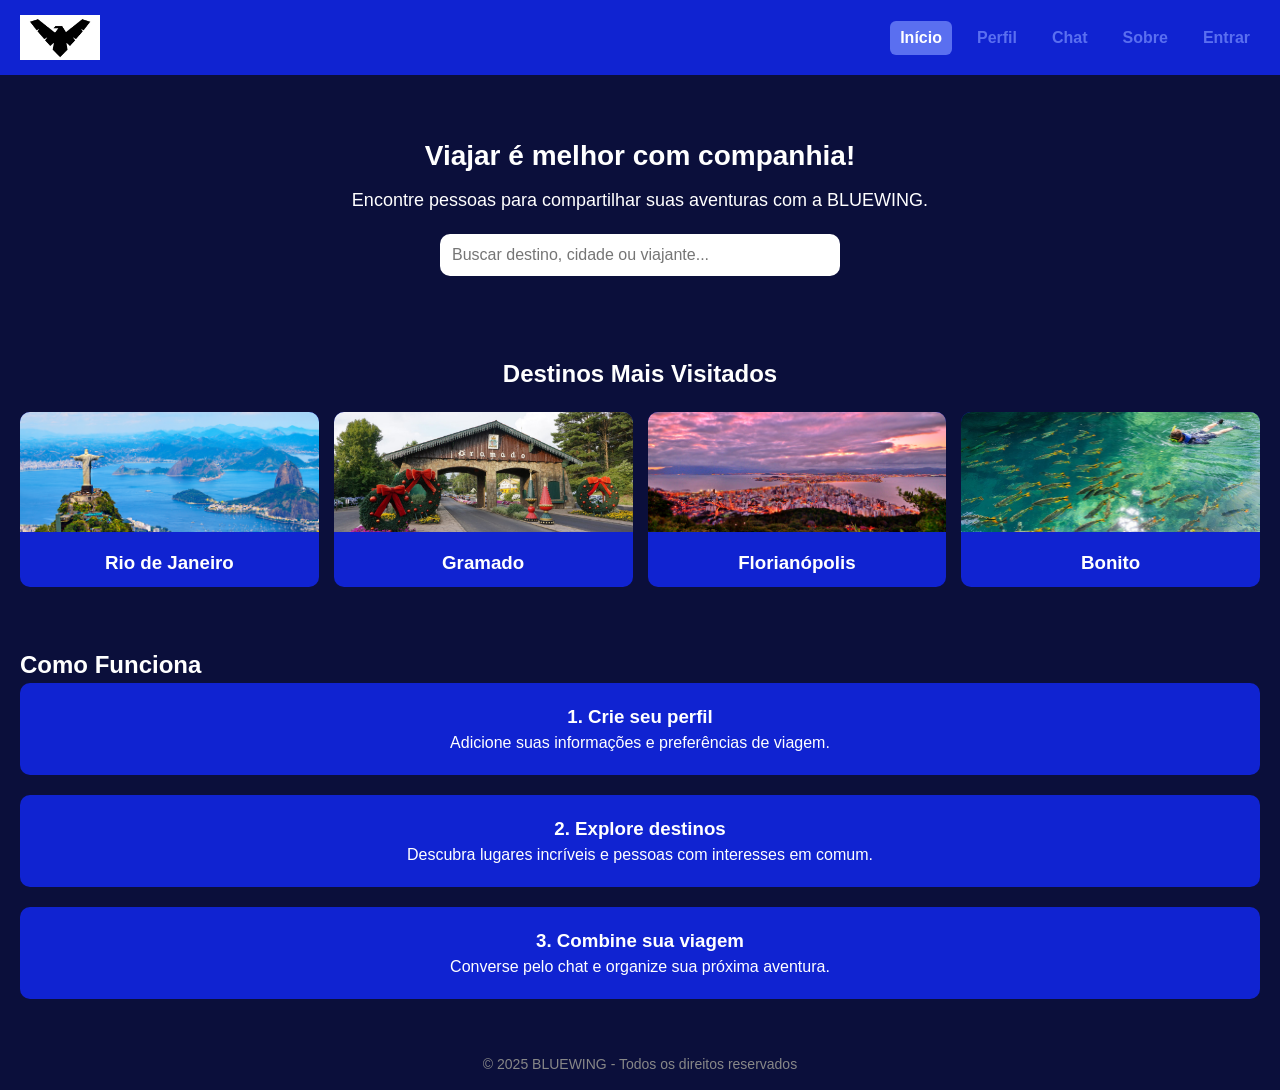
<file: index.html>
<!DOCTYPE html>
<html lang="pt-BR">
<head>
  <meta charset="UTF-8">
  <meta name="viewport" content="width=device-width, initial-scale=1.0">
  <title>BLUEWING - Encontre sua companhia de viagem</title>
  <link rel="stylesheet" href="style.css">
</head>
<body>
  <header class="navbar">
    <img src="img/logobluewing.png" alt="Bluewing Logo" class="logo">
    <button id="menu-toggle" class="menu-toggle" aria-controls="nav-menu" aria-expanded="false">☰</button>
    <nav id="nav-menu" class="nav-menu">
      <a href="main.html" class="active">Início</a>
      <a href="perfil.html">Perfil</a>
      <a href="chat.html">Chat</a>
      <a href="sobre.html">Sobre</a>
      <a href="login.html">Entrar</a>
    </nav>
  </header>

  <main>
    <section class="hero">
      <h1>Viajar é melhor com companhia!</h1>
      <p>Encontre pessoas para compartilhar suas aventuras com a BLUEWING.</p>
      <input type="text" id="search" placeholder="Buscar destino, cidade ou viajante...">
    </section>

    <section class="destinos">
      <h2>Destinos Mais Visitados</h2>
      <div id="destinosContainer" class="destinos-cards"></div>
    </section>

    <section class="como-funciona">
      <h2>Como Funciona</h2>
      <div class="passos">
        <div>
          <h3>1. Crie seu perfil</h3>
          <p>Adicione suas informações e preferências de viagem.</p>
        </div>
        <div>
          <h3>2. Explore destinos</h3>
          <p>Descubra lugares incríveis e pessoas com interesses em comum.</p>
        </div>
        <div>
          <h3>3. Combine sua viagem</h3>
          <p>Converse pelo chat e organize sua próxima aventura.</p>
        </div>
      </div>
    </section>
  </main>

  <footer>
    <p>© 2025 BLUEWING - Todos os direitos reservados</p>
  </footer>

  <script src="main.js"></script>
</body>
</html>
</file>
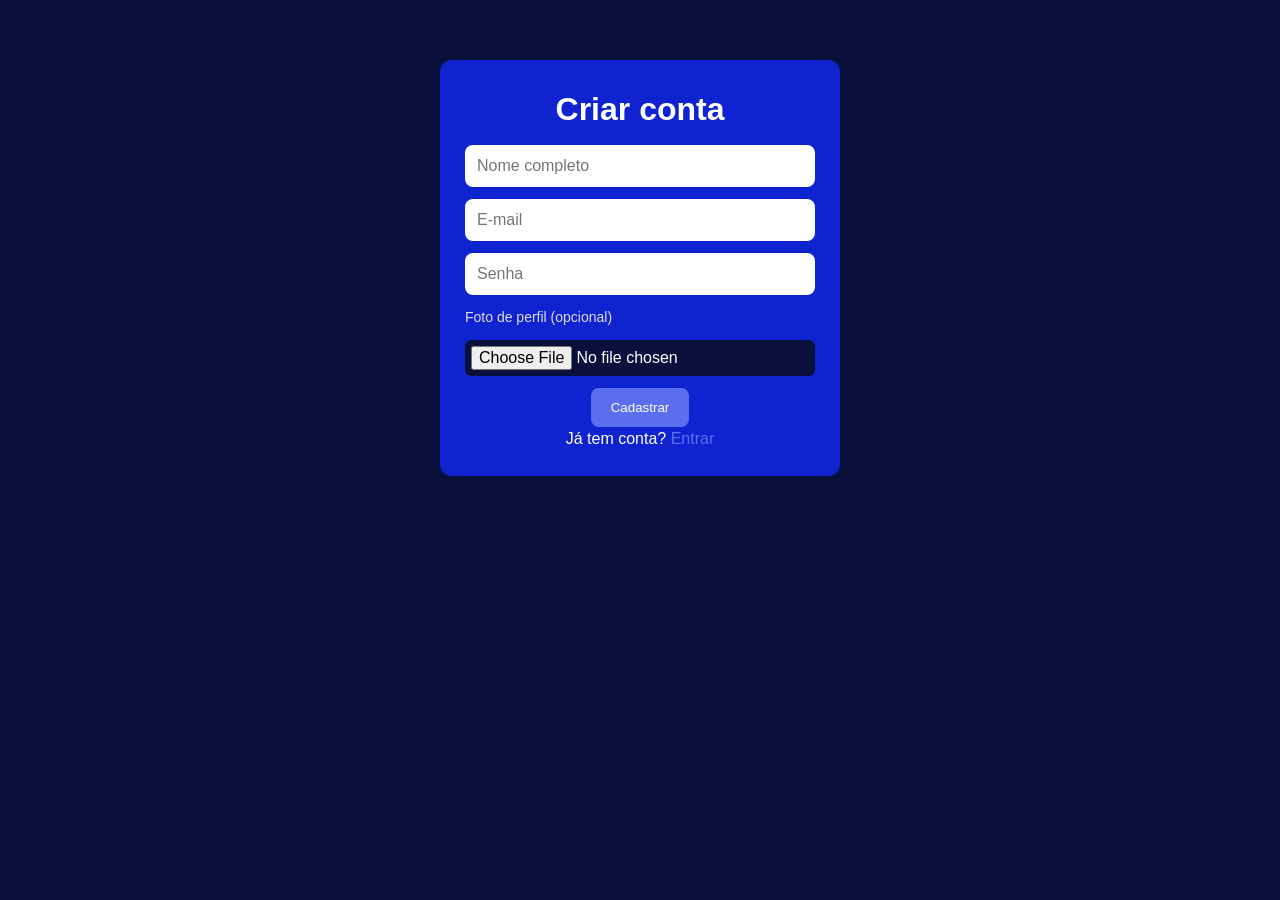
<file: cadastro.html>
<!DOCTYPE html>
<html lang="pt-BR">
<head>
<meta charset="UTF-8">
<meta name="viewport" content="width=device-width, initial-scale=1.0">
<title>Cadastro - BLUEWING</title>
<link rel="stylesheet" href="style.css">
</head>
<body>
<main class="form-container">
  <h1>Criar conta</h1>
  <input type="text" id="cadastroNome" placeholder="Nome completo">
  <input type="email" id="cadastroEmail" placeholder="E-mail">
  <input type="password" id="cadastroSenha" placeholder="Senha">
  <label for="cadastroFoto" style="display:block;margin:8px 0;color:#ddd;font-size:14px;text-align:left;">Foto de perfil (opcional)</label>
  <input type="file" id="cadastroFoto" accept="image/*" style="width:100%;padding:6px;border-radius:6px;background:#0B0F3B;color:#fff;">
  <button id="cadastroBtn">Cadastrar</button>
  <p>Já tem conta? <a href="login.html">Entrar</a></p>
</main>
<script src="main.js"></script>
</body>
</html>
</file>
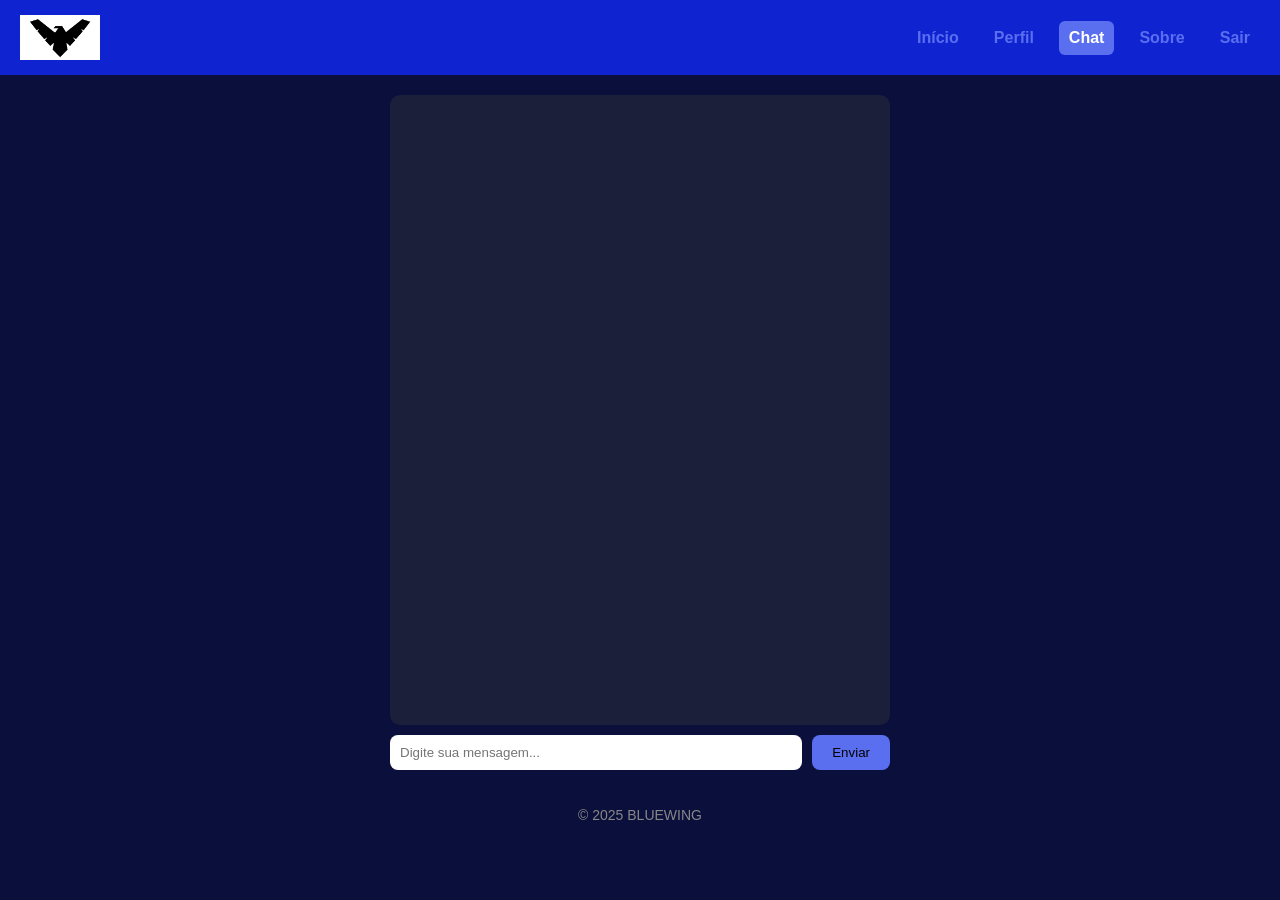
<file: chat.html>
<!DOCTYPE html>
<html lang="pt-BR">
<head>
  <meta charset="UTF-8">
  <meta name="viewport" content="width=device-width, initial-scale=1.0">
  <title>Chat - BLUEWING</title>
  <link rel="stylesheet" href="style.css">
</head>
<body>
  <header class="navbar">
    <img src="img/logobluewing.png" class="logo" alt="Bluewing Logo">
    <button id="menu-toggle" class="menu-toggle" aria-controls="nav-menu" aria-expanded="false">☰</button>
    <nav id="nav-menu" class="nav-menu">
      <a href="index.html">Início</a>
      <a href="perfil.html">Perfil</a>
      <a href="chat.html" class="active">Chat</a>
      <a href="sobre.html">Sobre</a>
      <a href="login.html">Sair</a>
    </nav>
  </header>

  <main class="chat-container">
    <div class="chat-box" id="chatBox"></div>
    <div class="chat-input">
      <input type="text" id="mensagemInput" placeholder="Digite sua mensagem...">
      <button id="enviarBtn">Enviar</button>
    </div>
  </main>

  <footer><p>© 2025 BLUEWING</p></footer>
  <script src="main.js"></script>
</body>
</html>
</file>
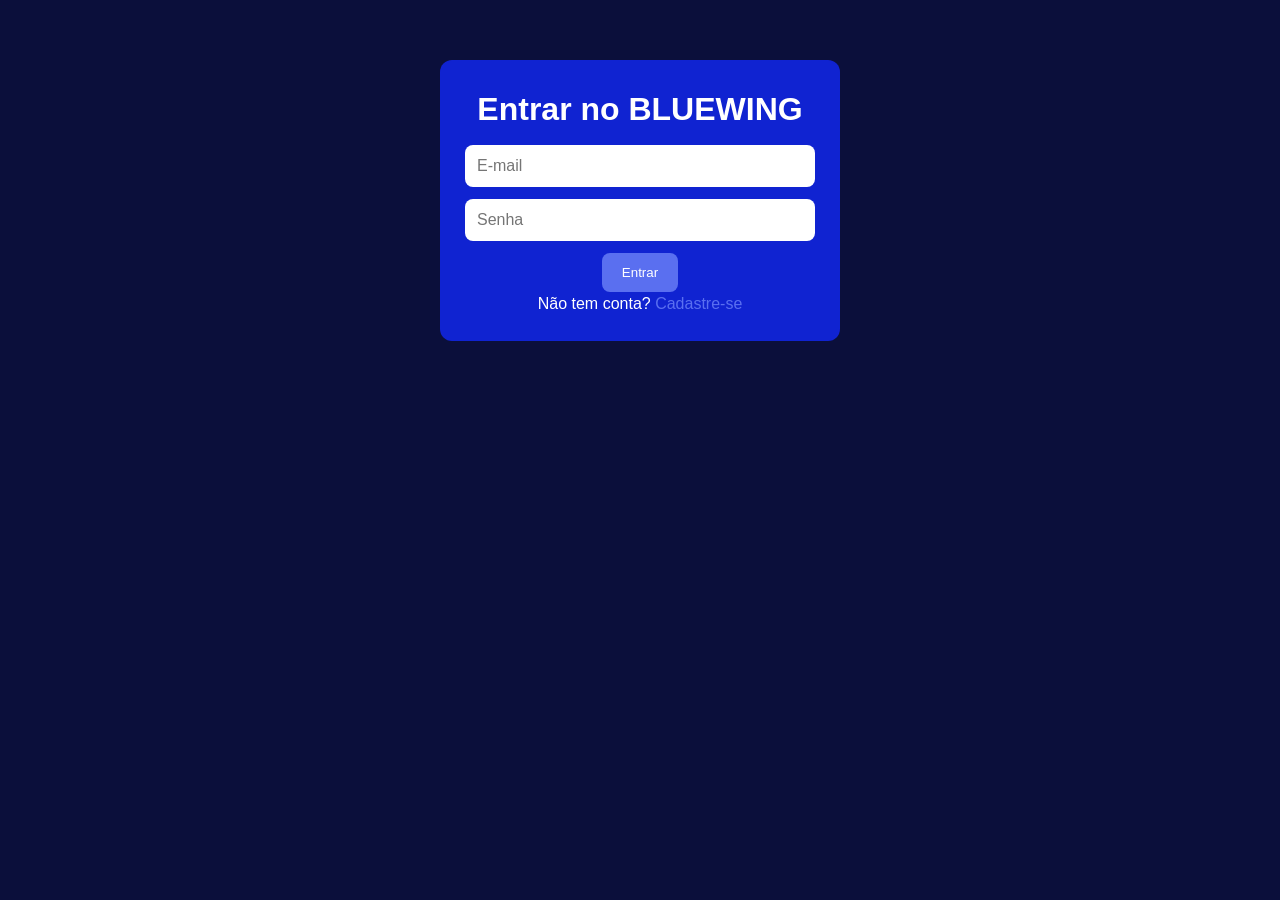
<file: login.html>
<!DOCTYPE html>
<html lang="pt-BR">
<head>
<meta charset="UTF-8">
<meta name="viewport" content="width=device-width, initial-scale=1.0">
<title>Login - BLUEWING</title>
<link rel="stylesheet" href="style.css">
</head>
<body>
<main class="form-container">
  <h1>Entrar no BLUEWING</h1>
  <input type="email" id="loginEmail" placeholder="E-mail">
  <input type="password" id="loginSenha" placeholder="Senha">
  <button id="loginBtn">Entrar</button>
  <p>Não tem conta? <a href="cadastro.html">Cadastre-se</a></p>
</main>
<script src="main.js"></script>
</body>
</html>
</file>
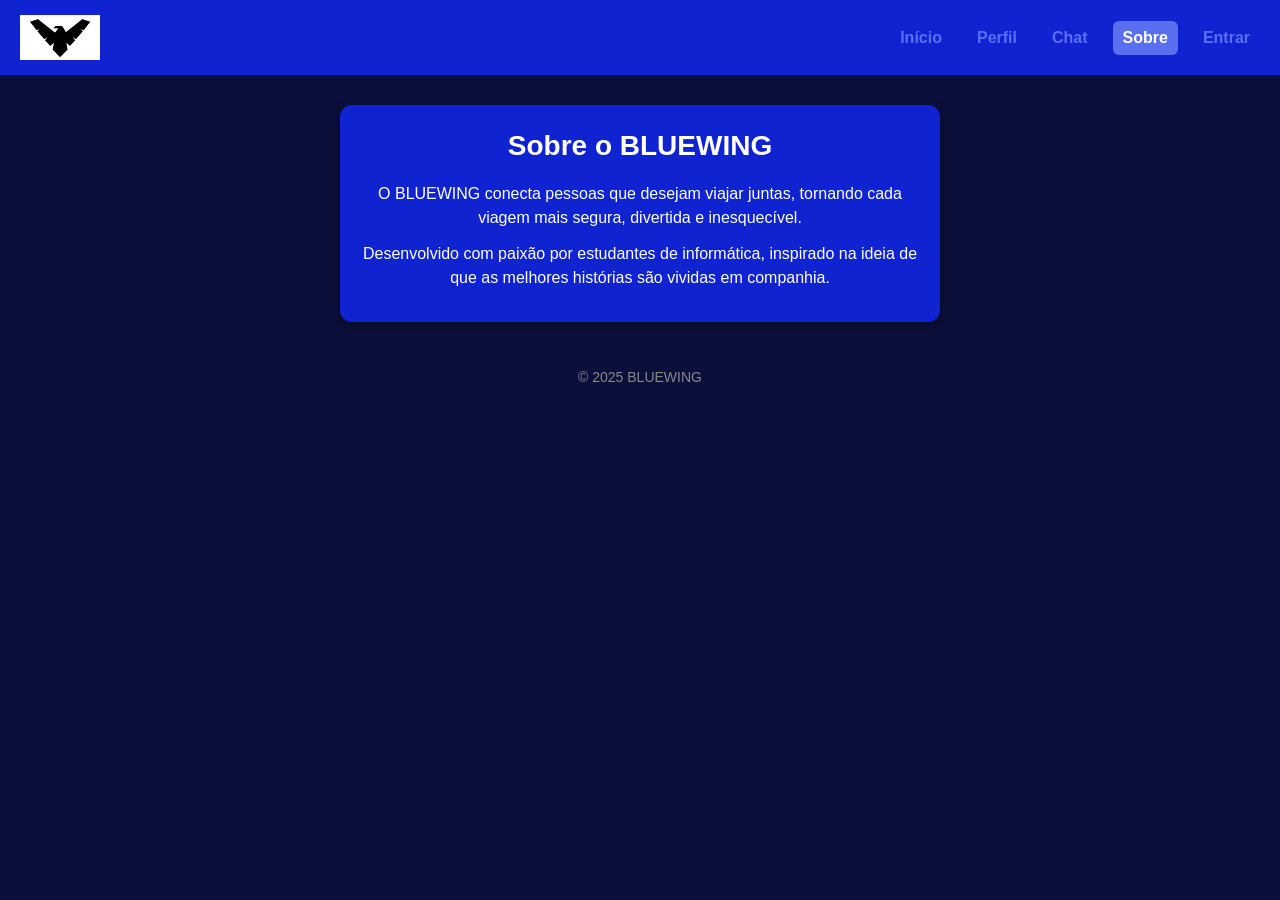
<file: sobre.html>
<!DOCTYPE html>
<html lang="pt-BR">
<head>
  <meta charset="UTF-8">
  <meta name="viewport" content="width=device-width, initial-scale=1.0">
  <title>Sobre - BLUEWING</title>
  <link rel="stylesheet" href="style.css">
</head>
<body>
  <header class="navbar">
    <img src="img/logobluewing.png" class="logo" alt="Bluewing Logo">
    <button id="menu-toggle" class="menu-toggle" aria-controls="nav-menu" aria-expanded="false">☰</button>
    <nav id="nav-menu" class="nav-menu">
      <a href="index.html">Início</a>
      <a href="perfil.html">Perfil</a>
      <a href="chat.html">Chat</a>
      <a href="sobre.html" class="active">Sobre</a>
      <a href="login.html">Entrar</a>
    </nav>
  </header>

  <main class="sobre">
    <h1>Sobre o BLUEWING</h1>
    <p>O BLUEWING conecta pessoas que desejam viajar juntas, tornando cada viagem mais segura, divertida e inesquecível.</p>
    <p>Desenvolvido com paixão por estudantes de informática, inspirado na ideia de que as melhores histórias são vividas em companhia.</p>
  </main>

  <footer><p>© 2025 BLUEWING</p></footer>
  <script src="main.js"></script>
</body>
</html>
</file>
<file: style.css>
/* Reset & Base */
* { margin: 0; padding: 0; box-sizing: border-box; }
body { font-family: 'Segoe UI', sans-serif; background: #0B0F3B; color: #fff; line-height: 1.5; }
a { color: #5A6FF0; text-decoration: none; transition: 0.3s; }
a:hover { text-decoration: underline; }

/* Navbar */
.navbar { display: flex; justify-content: space-between; align-items: center; padding: 15px 20px; background: #1023D1; position: sticky; top: 0; z-index: 100; }
.logo { height: 45px; }
.nav-menu { display: flex; gap: 15px; align-items:center; }
.nav-menu a { font-weight: bold; padding: 5px 10px; border-radius: 6px; transition: 0.3s; }
.nav-menu a.active, .nav-menu a:hover { background: #5A6FF0; color: #fff; }
.menu-toggle { display: none; background: none; border: none; color: #fff; font-size: 28px; cursor: pointer; }

/* Hero */
.hero { text-align: center; padding: 60px 20px; }
.hero h1 { font-size: 28px; margin-bottom: 10px; }
.hero p { font-size: 18px; margin-bottom: 20px; }
.hero input { width: 90%; max-width: 400px; padding: 12px; border-radius: 10px; border: none; font-size: 16px; }

/* Destinos */
.destinos { padding: 20px; }
.destinos h2 { text-align: center; margin-bottom: 20px; font-size: 24px; }
.destinos-cards { display: grid; grid-template-columns: repeat(auto-fit, minmax(150px, 1fr)); gap: 15px; }
.card { background: #1023D1; border-radius: 10px; overflow: hidden; text-align: center; transition: transform 0.3s; cursor: pointer; }
.card img { width: 100%; height: 120px; object-fit: cover; }
.card h3 { margin: 10px 0; }
.card:hover { transform: scale(1.05); }

/* Como Funciona */
.como-funciona { background: #0B0F3B; padding: 40px 20px; }
.passos { display: flex; flex-direction: column; gap: 20px; text-align: center; }
.passos div { background: #1023D1; padding: 20px; border-radius: 10px; transition: transform 0.3s; }
.passos div:hover { transform: translateY(-5px); }

/* Perfil */
.perfil { max-width: 500px; margin: 20px auto; padding: 20px; text-align: center; }
.foto-perfil { width: 120px; height: 120px; border-radius: 50%; margin-bottom: 15px; }
.perfil-destinos ul { list-style: none; margin-top: 10px; }
.perfil-destinos li { background: #1B1F3A; padding: 10px; margin: 5px 0; border-radius: 8px; }
.perfil-actions { display: flex; justify-content: center; gap: 15px; margin-top: 20px; }
.perfil-actions button { padding: 10px 20px; border: none; border-radius: 8px; background: #5A6FF0; cursor: pointer; transition: 0.3s; }
.perfil-actions button:hover { background: #3F50C9; }

/* Chat */
.chat-container { display: flex; flex-direction: column; height: 75vh; max-width: 500px; margin: 20px auto; }
.chat-box { flex: 1; background: #1B1F3A; padding: 15px; border-radius: 10px; overflow-y: auto; margin-bottom: 10px; }
.chat-msg { background: #1023D1; padding: 10px; border-radius: 8px; margin: 5px 0; word-wrap: break-word; }
.chat-input { display: flex; gap: 10px; }
.chat-input input { flex: 1; padding: 10px; border-radius: 8px; border: none; }
.chat-input button { background: #5A6FF0; border: none; border-radius: 8px; padding: 10px 20px; cursor: pointer; transition: 0.3s; }
.chat-input button:hover { background: #3F50C9; }

/* Forms */
.form-container { max-width: 400px; margin: 60px auto; background: #1023D1; padding: 25px; border-radius: 12px; text-align: center; }
.form-container input { display: block; width: 100%; margin: 12px 0; padding: 12px; border-radius: 8px; border: none; font-size: 16px; }
.form-container button { background: #5A6FF0; color: #fff; border: none; padding: 12px 20px; border-radius: 8px; cursor: pointer; transition: 0.3s; }
.form-container button:hover { background: #3F50C9; }

/* Footer */
footer { text-align: center; padding: 15px 0; background: #0B0F3B; font-size: 14px; color: #888; }

/* Sobre page styles */
.sobre {
  max-width: 600px;
  margin: 30px auto;
  padding: 20px;
  background: #1023D1;
  border-radius: 12px;
  text-align: center;
  box-shadow: 0 4px 12px rgba(0,0,0,0.3);
}

.sobre h1 {
  font-size: 28px;
  margin-bottom: 15px;
}

.sobre p {
  font-size: 16px;
  margin-bottom: 12px;
}

.sobre .time {
  margin-top: 20px;
  text-align: left;
}

.sobre .time h3 {
  font-size: 20px;
  margin-bottom: 10px;
}

.sobre .time ul {
  list-style: none;
}

.sobre .time ul li {
  background: #1B1F3A;
  padding: 10px;
  margin: 5px 0;
  border-radius: 8px;
}

/* Mobile / Responsive adjustments */
@media (max-width: 770px) {
  .menu-toggle { display: block; }

  /* mobile nav: off-canvas like, toggled with .active */
  .nav-menu {
    display: flex;
    flex-direction: column;
    gap: 10px;
    background: linear-gradient(180deg,#0B0F3B 0%, #081034 100%);
    position: absolute;
    top: 60px;
    right: 0;
    width: 100%;
    max-width: 320px;
    padding: 16px;
    transform: translateY(-120%);
    opacity: 0;
    pointer-events: none;
    transition: transform 0.28s ease, opacity 0.28s ease;
  }
  .nav-menu.active { transform: translateY(0); opacity: 1; pointer-events: auto; }

  .nav-menu a {
    padding: 10px 12px;
    font-size: 18px;
    text-align: left;
  }

  .hero { padding: 40px 12px; }
  .hero h1 { font-size: 22px; }
  .hero p { font-size: 15px; }
  .hero input { max-width: 100%; }

  .chat-container { height: 60vh; margin: 12px; }
  .form-container { margin: 30px 16px; padding: 20px; }

  .destinos-cards { grid-template-columns: repeat(2, 1fr); gap: 10px; }
}

/* very small screens */
@media (max-width: 420px) {
  .destinos-cards { grid-template-columns: 1fr; }
  .logo { height: 38px; }
  .menu-toggle { font-size: 24px; }
  .hero h1 { font-size: 20px; }
}
</file>
